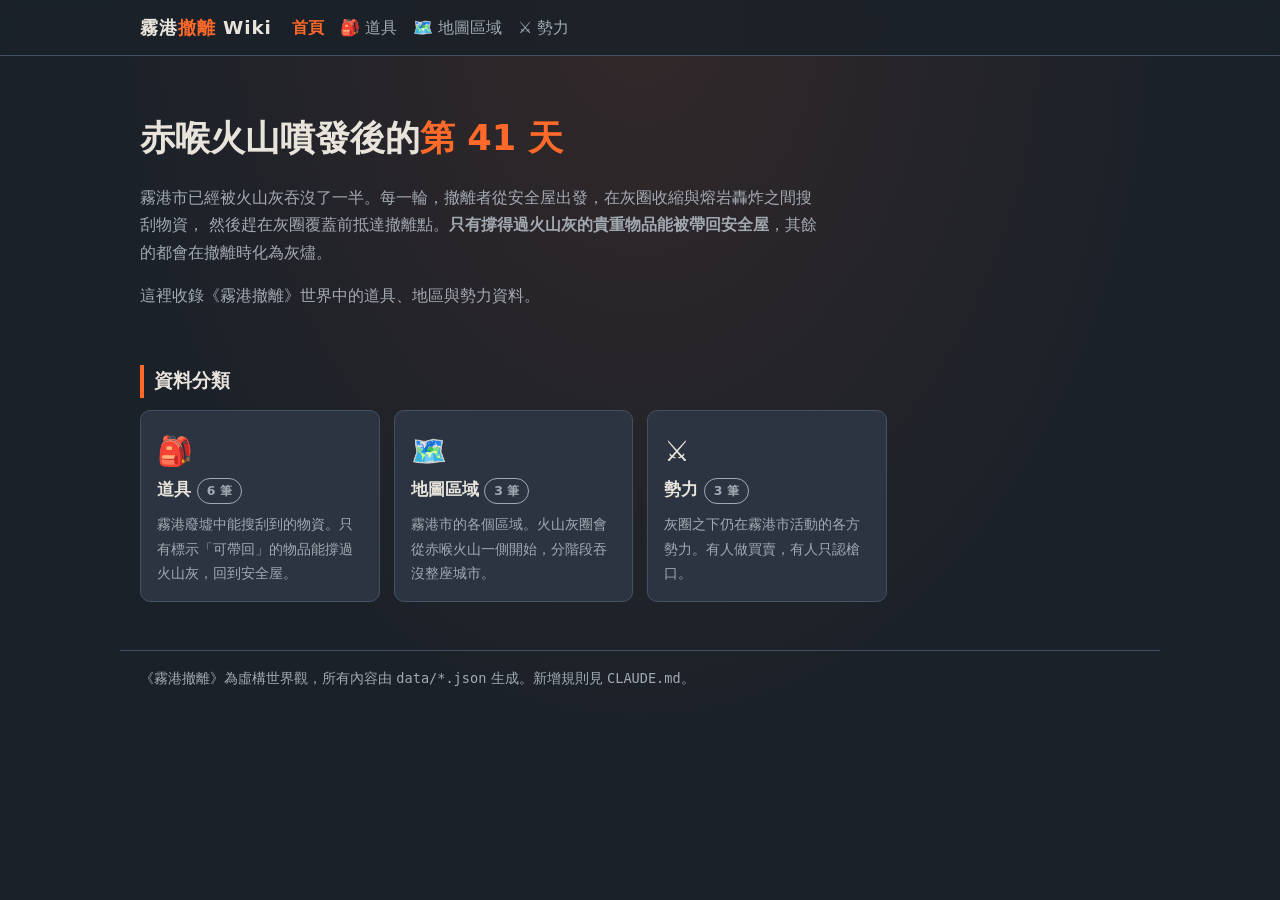
<file: index.html>
<!DOCTYPE html>
<html lang="zh-Hant">
<head>
  <meta charset="UTF-8">
  <meta name="viewport" content="width=device-width, initial-scale=1.0">
  <title>霧港撤離 Wiki</title>
  <link rel="icon" href="data:image/svg+xml,<svg xmlns=%22http://www.w3.org/2000/svg%22 viewBox=%220 0 100 100%22><text y=%22.9em%22 font-size=%2290%22>🌋</text></svg>">
  <link rel="stylesheet" href="css/style.css">
</head>
<body data-page="index">
  <header class="site-header">
    <div class="inner">
      <a class="logo" href="index.html">霧港<span>撤離</span> Wiki</a>
      <nav id="site-nav"></nav>
    </div>
  </header>

  <main>
    <section class="hero">
      <h1>赤喉火山噴發後的<span>第 41 天</span></h1>
      <p>
        霧港市已經被火山灰吞沒了一半。每一輪，撤離者從安全屋出發，在灰圈收縮與熔岩轟炸之間搜刮物資，
        然後趕在灰圈覆蓋前抵達撤離點。<strong>只有撐得過火山灰的貴重物品能被帶回安全屋</strong>，其餘的都會在撤離時化為灰燼。
      </p>
      <p class="muted">這裡收錄《霧港撤離》世界中的道具、地區與勢力資料。</p>
    </section>

    <h2 class="section-title">資料分類</h2>
    <div id="content">
      <div class="grid" id="category-grid"><p class="muted">載入中…</p></div>
    </div>
  </main>

  <footer class="site-footer">
    《霧港撤離》為虛構世界觀，所有內容由 <code>data/*.json</code> 生成。新增規則見 <code>CLAUDE.md</code>。
  </footer>
  <script src="js/render.js"></script>
</body>
</html>
</file>
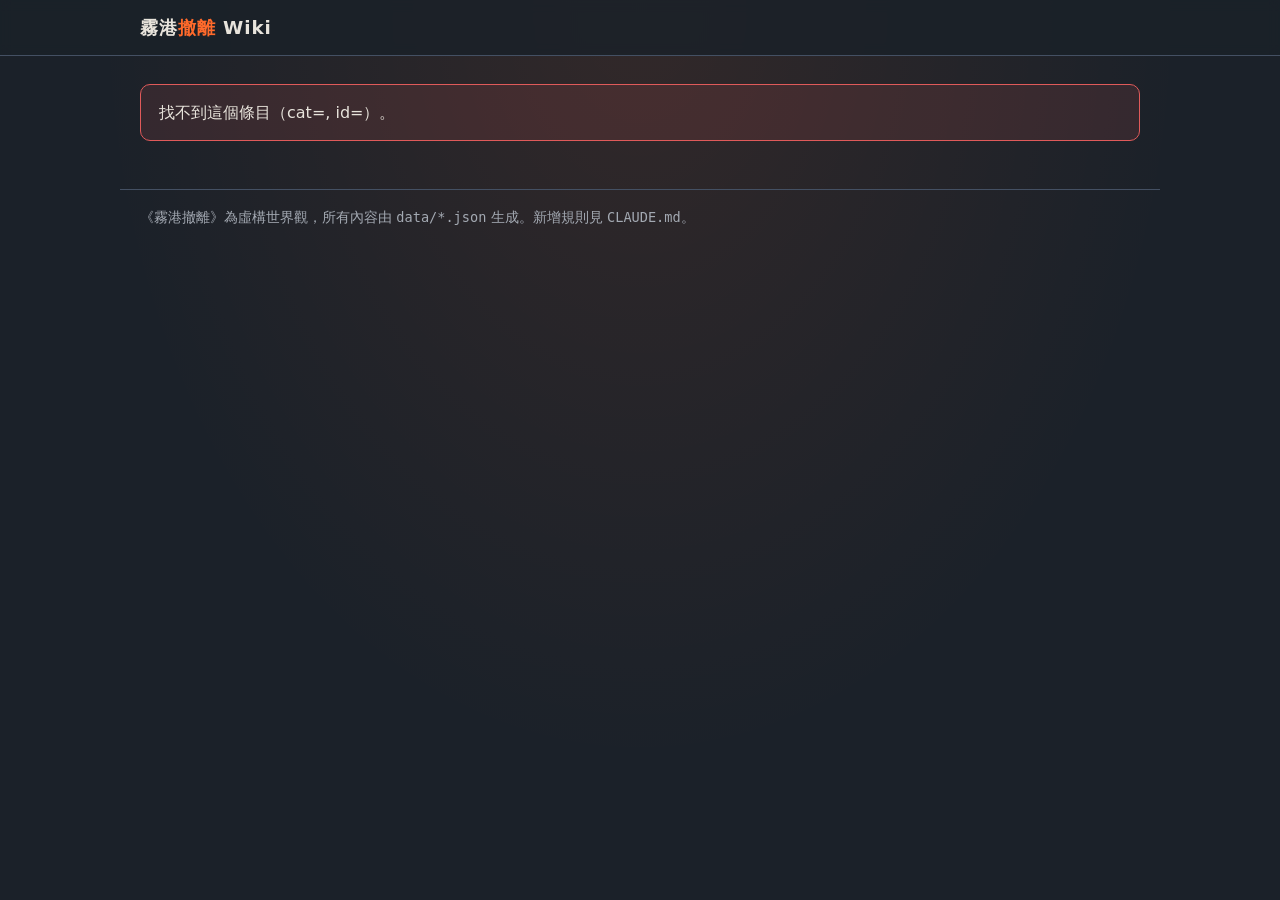
<file: entry.html>
<!DOCTYPE html>
<html lang="zh-Hant">
<head>
  <meta charset="UTF-8">
  <meta name="viewport" content="width=device-width, initial-scale=1.0">
  <title>霧港撤離 Wiki</title>
  <link rel="icon" href="data:image/svg+xml,<svg xmlns=%22http://www.w3.org/2000/svg%22 viewBox=%220 0 100 100%22><text y=%22.9em%22 font-size=%2290%22>🌋</text></svg>">
  <link rel="stylesheet" href="css/style.css">
</head>
<body data-page="entry">
  <header class="site-header">
    <div class="inner">
      <a class="logo" href="index.html">霧港<span>撤離</span> Wiki</a>
      <nav id="site-nav"></nav>
    </div>
  </header>

  <main>
    <div id="content"><p class="muted">載入中…</p></div>
  </main>

  <footer class="site-footer">
    《霧港撤離》為虛構世界觀，所有內容由 <code>data/*.json</code> 生成。新增規則見 <code>CLAUDE.md</code>。
  </footer>
  <script src="js/render.js"></script>
</body>
</html>
</file>
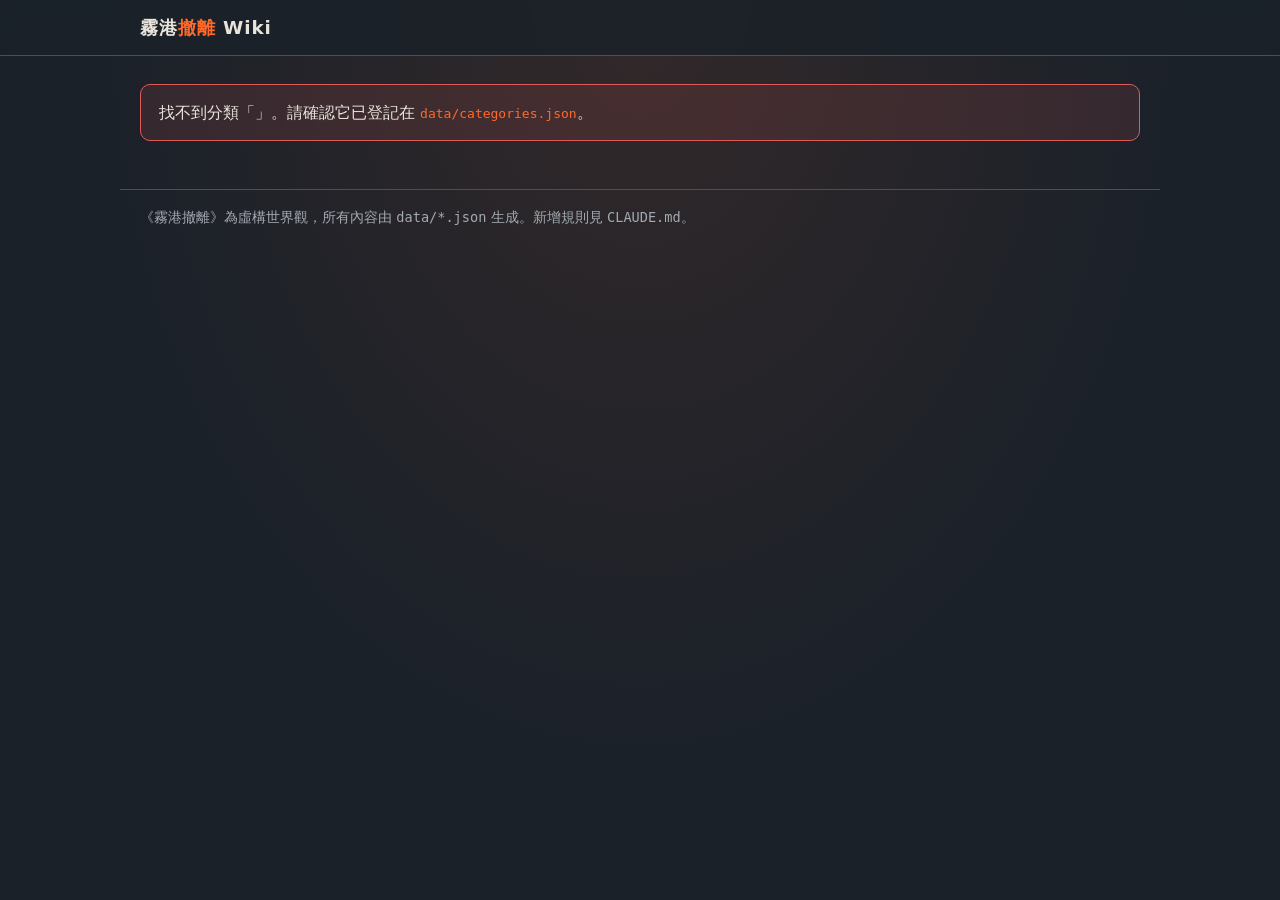
<file: list.html>
<!DOCTYPE html>
<html lang="zh-Hant">
<head>
  <meta charset="UTF-8">
  <meta name="viewport" content="width=device-width, initial-scale=1.0">
  <title>霧港撤離 Wiki</title>
  <link rel="icon" href="data:image/svg+xml,<svg xmlns=%22http://www.w3.org/2000/svg%22 viewBox=%220 0 100 100%22><text y=%22.9em%22 font-size=%2290%22>🌋</text></svg>">
  <link rel="stylesheet" href="css/style.css">
</head>
<body data-page="list">
  <header class="site-header">
    <div class="inner">
      <a class="logo" href="index.html">霧港<span>撤離</span> Wiki</a>
      <nav id="site-nav"></nav>
    </div>
  </header>

  <main>
    <div id="content"><p class="muted">載入中…</p></div>
  </main>

  <footer class="site-footer">
    《霧港撤離》為虛構世界觀，所有內容由 <code>data/*.json</code> 生成。新增規則見 <code>CLAUDE.md</code>。
  </footer>
  <script src="js/render.js"></script>
</body>
</html>
</file>
<file: css/style.css>
/* =========================================================
   霧港撤離 Wiki — 共用樣式
   規則：所有顏色只能使用下方 :root 變數；新增元件前先確認
   CLAUDE.md 的「元件清單」裡沒有可用的。
   ========================================================= */

:root {
  /* 主色系：霧、灰、熔岩 */
  --bg: #1b2129;          /* 夜霧底色 */
  --surface: #2b3440;     /* 霧灰藍（卡片） */
  --surface-2: #35404e;   /* 卡片 hover */
  --border: #445063;
  --text: #e8e4dc;        /* 火山灰白 */
  --text-dim: #a3a9b2;
  --accent: #ff6a2b;      /* 熔岩橘 */
  --accent-dim: #b84a1c;

  /* 稀有度（只允許這三種） */
  --rarity-common: #9aa5b1;
  --rarity-rare: #4fa3ff;
  --rarity-legendary: #f2c14e;

  /* 狀態 */
  --ok: #5cc98a;
  --no: #e05a5a;

  --radius: 10px;
  --font: "Noto Sans TC", "PingFang TC", "Microsoft JhengHei", system-ui, sans-serif;
}

* { box-sizing: border-box; }

body {
  margin: 0;
  font-family: var(--font);
  background:
    radial-gradient(ellipse at top, rgba(255, 106, 43, 0.10), transparent 60%),
    var(--bg);
  color: var(--text);
  line-height: 1.7;
  min-height: 100vh;
}

a { color: var(--accent); text-decoration: none; }
a:hover { text-decoration: underline; }

/* ---------- 版面 ---------- */
.site-header {
  border-bottom: 1px solid var(--border);
  background: rgba(27, 33, 41, 0.85);
  backdrop-filter: blur(6px);
  position: sticky;
  top: 0;
  z-index: 10;
}
.site-header .inner,
main,
.site-footer {
  max-width: 1040px;
  margin: 0 auto;
  padding: 0 20px;
}
.site-header .inner {
  display: flex;
  flex-wrap: wrap;
  align-items: center;
  gap: 8px 20px;
  padding-top: 12px;
  padding-bottom: 12px;
}
.logo { font-weight: 800; font-size: 1.15rem; color: var(--text); letter-spacing: 0.05em; }
.logo span { color: var(--accent); }
#site-nav { display: flex; flex-wrap: wrap; gap: 4px 16px; }
#site-nav a { color: var(--text-dim); }
#site-nav a.active { color: var(--accent); font-weight: 700; }

main { padding-top: 28px; padding-bottom: 48px; }

.site-footer {
  color: var(--text-dim);
  font-size: 0.85rem;
  padding-bottom: 32px;
  border-top: 1px solid var(--border);
  padding-top: 16px;
}

/* ---------- 元件：hero ---------- */
.hero { padding: 24px 0 8px; }
.hero h1 { font-size: 2.2rem; margin: 0 0 8px; }
.hero h1 span { color: var(--accent); }
.hero p { color: var(--text-dim); max-width: 680px; }

/* ---------- 元件：section 標題 ---------- */
.section-title {
  font-size: 1.2rem;
  margin: 32px 0 12px;
  padding-left: 10px;
  border-left: 4px solid var(--accent);
}

/* ---------- 元件：卡片格線 ---------- */
.grid {
  display: grid;
  grid-template-columns: repeat(auto-fill, minmax(230px, 1fr));
  gap: 14px;
}
.card {
  display: block;
  background: var(--surface);
  border: 1px solid var(--border);
  border-radius: var(--radius);
  padding: 16px;
  color: var(--text);
  transition: background 0.15s, border-color 0.15s, transform 0.15s;
}
.card:hover {
  background: var(--surface-2);
  border-color: var(--accent-dim);
  transform: translateY(-2px);
  text-decoration: none;
}
.card h3 { margin: 0 0 6px; font-size: 1.05rem; }
.card .icon { font-size: 1.8rem; }
.card p { margin: 8px 0 0; color: var(--text-dim); font-size: 0.9rem; }
.card .meta { display: flex; flex-wrap: wrap; gap: 6px; align-items: center; }

/* ---------- 元件：badge ---------- */
.badge {
  display: inline-block;
  font-size: 0.78rem;
  padding: 1px 9px;
  border-radius: 999px;
  border: 1px solid currentColor;
  white-space: nowrap;
}
.rarity-common { color: var(--rarity-common); }
.rarity-rare { color: var(--rarity-rare); }
.rarity-legendary { color: var(--rarity-legendary); }
.badge.ok { color: var(--ok); }
.badge.no { color: var(--no); }
.badge.plain { color: var(--text-dim); }
.badge.broken { color: var(--no); border-style: dashed; }

/* ---------- 元件：危險度 ---------- */
.level { display: inline-flex; gap: 3px; vertical-align: middle; }
.level i {
  width: 10px; height: 10px; border-radius: 2px;
  background: var(--border);
}
.level i.on { background: var(--accent); }

/* ---------- 元件：標籤 ---------- */
.tag-list { display: flex; flex-wrap: wrap; gap: 6px; list-style: none; padding: 0; margin: 0; }
.tag {
  background: var(--bg);
  border: 1px solid var(--border);
  border-radius: 6px;
  padding: 0 8px;
  font-size: 0.85rem;
}

/* ---------- 元件：數值表 ---------- */
.stat-table {
  width: 100%;
  border-collapse: collapse;
  background: var(--surface);
  border-radius: var(--radius);
  overflow: hidden;
}
.stat-table th, .stat-table td {
  text-align: left;
  padding: 10px 14px;
  border-bottom: 1px solid var(--border);
  vertical-align: top;
}
.stat-table th { width: 30%; color: var(--text-dim); font-weight: 500; }
.stat-table tr:last-child th, .stat-table tr:last-child td { border-bottom: none; }

/* ---------- 元件：故事框 ---------- */
.lore {
  background: var(--surface);
  border-left: 3px solid var(--accent-dim);
  border-radius: 0 var(--radius) var(--radius) 0;
  padding: 14px 18px;
  font-style: italic;
  color: var(--text);
}

/* ---------- 元件：搜尋框 ---------- */
.search {
  width: 100%;
  max-width: 360px;
  padding: 9px 14px;
  border-radius: var(--radius);
  border: 1px solid var(--border);
  background: var(--surface);
  color: var(--text);
  font: inherit;
  margin-bottom: 16px;
}
.search:focus { outline: 2px solid var(--accent-dim); }

/* ---------- 其他 ---------- */
.breadcrumb { color: var(--text-dim); font-size: 0.9rem; margin-bottom: 8px; }
.muted { color: var(--text-dim); }
.error {
  background: rgba(224, 90, 90, 0.12);
  border: 1px solid var(--no);
  border-radius: var(--radius);
  padding: 14px 18px;
}
.error code { color: var(--accent); }

@media (max-width: 600px) {
  .hero h1 { font-size: 1.7rem; }
  .stat-table th { width: 38%; }
}
</file>
